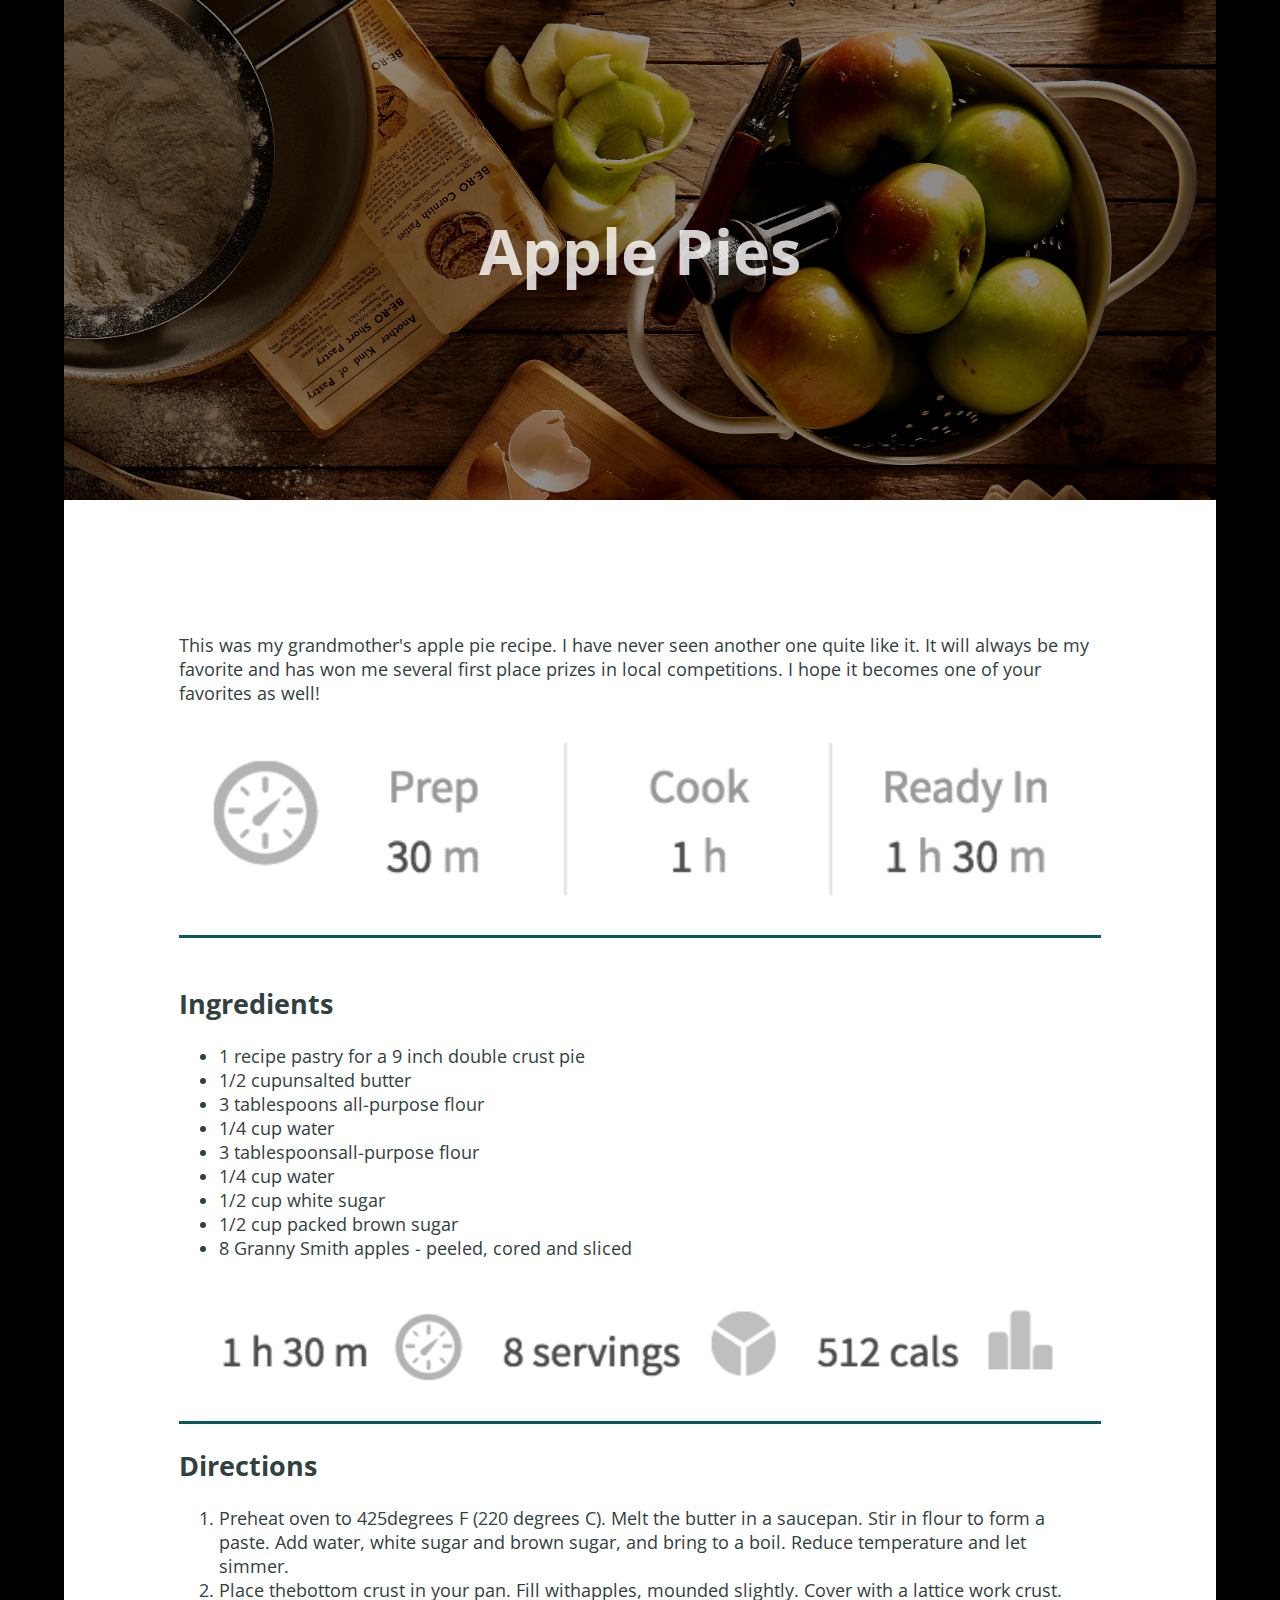
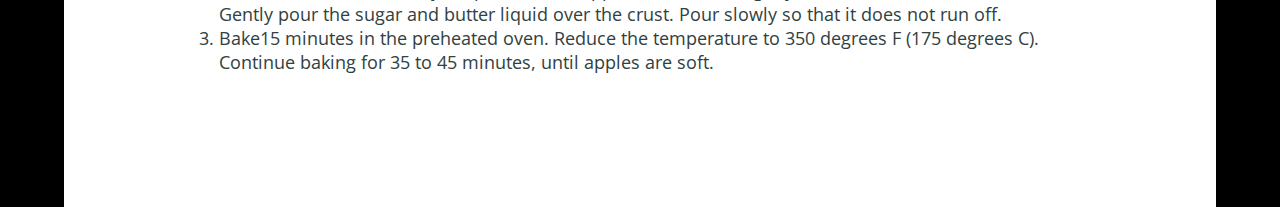
<file: apple-pie-starter-code/index.html>
<!DOCTYPE html>
<html lang="en">
  <head>
    <meta charset="UTF-8" />
    <meta name="viewport" content="width=device-width, initial-scale=1.0" />
    <meta http-equiv="X-UA-Compatible" content="ie=edge" />
    <title>Apple Pies Recipe</title>
    <!-- Google fonts gives us access to the Open Sans Font -->
    <!-- Google fonts is also awesome! Make sure to check it out -->
    <link rel="stylesheet" href="./css/main.css" />
    <link
      href="https://fonts.googleapis.com/css?family=Open+Sans:300,600"
      rel="stylesheet"
    />
  </head>
  <body>
    <header class="imageRecipe">
      <h1 class="titleRecipe">Apple Pies</h1>
    </header>
    <div id="container">
      <section class="descriptionRecipe">
        <p>
          This was my grandmother's apple pie recipe. I have never seen another
          one quite like it. It will always be my favorite and has won me
          several first place prizes in local competitions. I hope it becomes
          one of your favorites as well!
        </p>
        <div class="imageInformation">
          <img src="./images/cooking-info.png" alt="coking-info" />
        </div>

        <img />
      </section>
      <section class="descriptionIngredients">
        <h2>Ingredients</h2>
        <ul>
          <li>1 recipe pastry for a 9 inch double crust pie</li>
          <li>1/2 cupunsalted butter</li>
          <li>3 tablespoons all-purpose flour</li>
          <li>1/4 cup water</li>
          <li>3 tablespoonsall-purpose flour</li>
          <li>1/4 cup water</li>
          <li>1/2 cup white sugar</li>
          <li>1/2 cup packed brown sugar</li>
          <li>8 Granny Smith apples - peeled, cored and sliced</li>
        </ul>
        <div class="imageInformation">
          <img src="./images/recipe-info.png" alt="recipe-info" />
        </div>
      </section>
      <section class="instructionsRecipe">
        <h2>Directions</h2>
        <ol>
          <li>
            Preheat oven to 425degrees F (220 degrees C). Melt the butter in a
            saucepan. Stir in flour to form a paste. Add water, white sugar and
            brown sugar, and bring to a boil. Reduce temperature and let simmer.
          </li>
          <li>
            Place thebottom crust in your pan. Fill withapples, mounded
            slightly. Cover with a lattice work crust. Gently pour the sugar and
            butter liquid over the crust. Pour slowly so that it does not run
            off.
          </li>
          <li>
            Bake15 minutes in the preheated oven. Reduce the temperature to 350
            degrees F (175 degrees C). Continue baking for 35 to 45 minutes,
            until apples are soft.
          </li>
        </ol>
      </section>
    </div>
  </body>
</html>
</file>
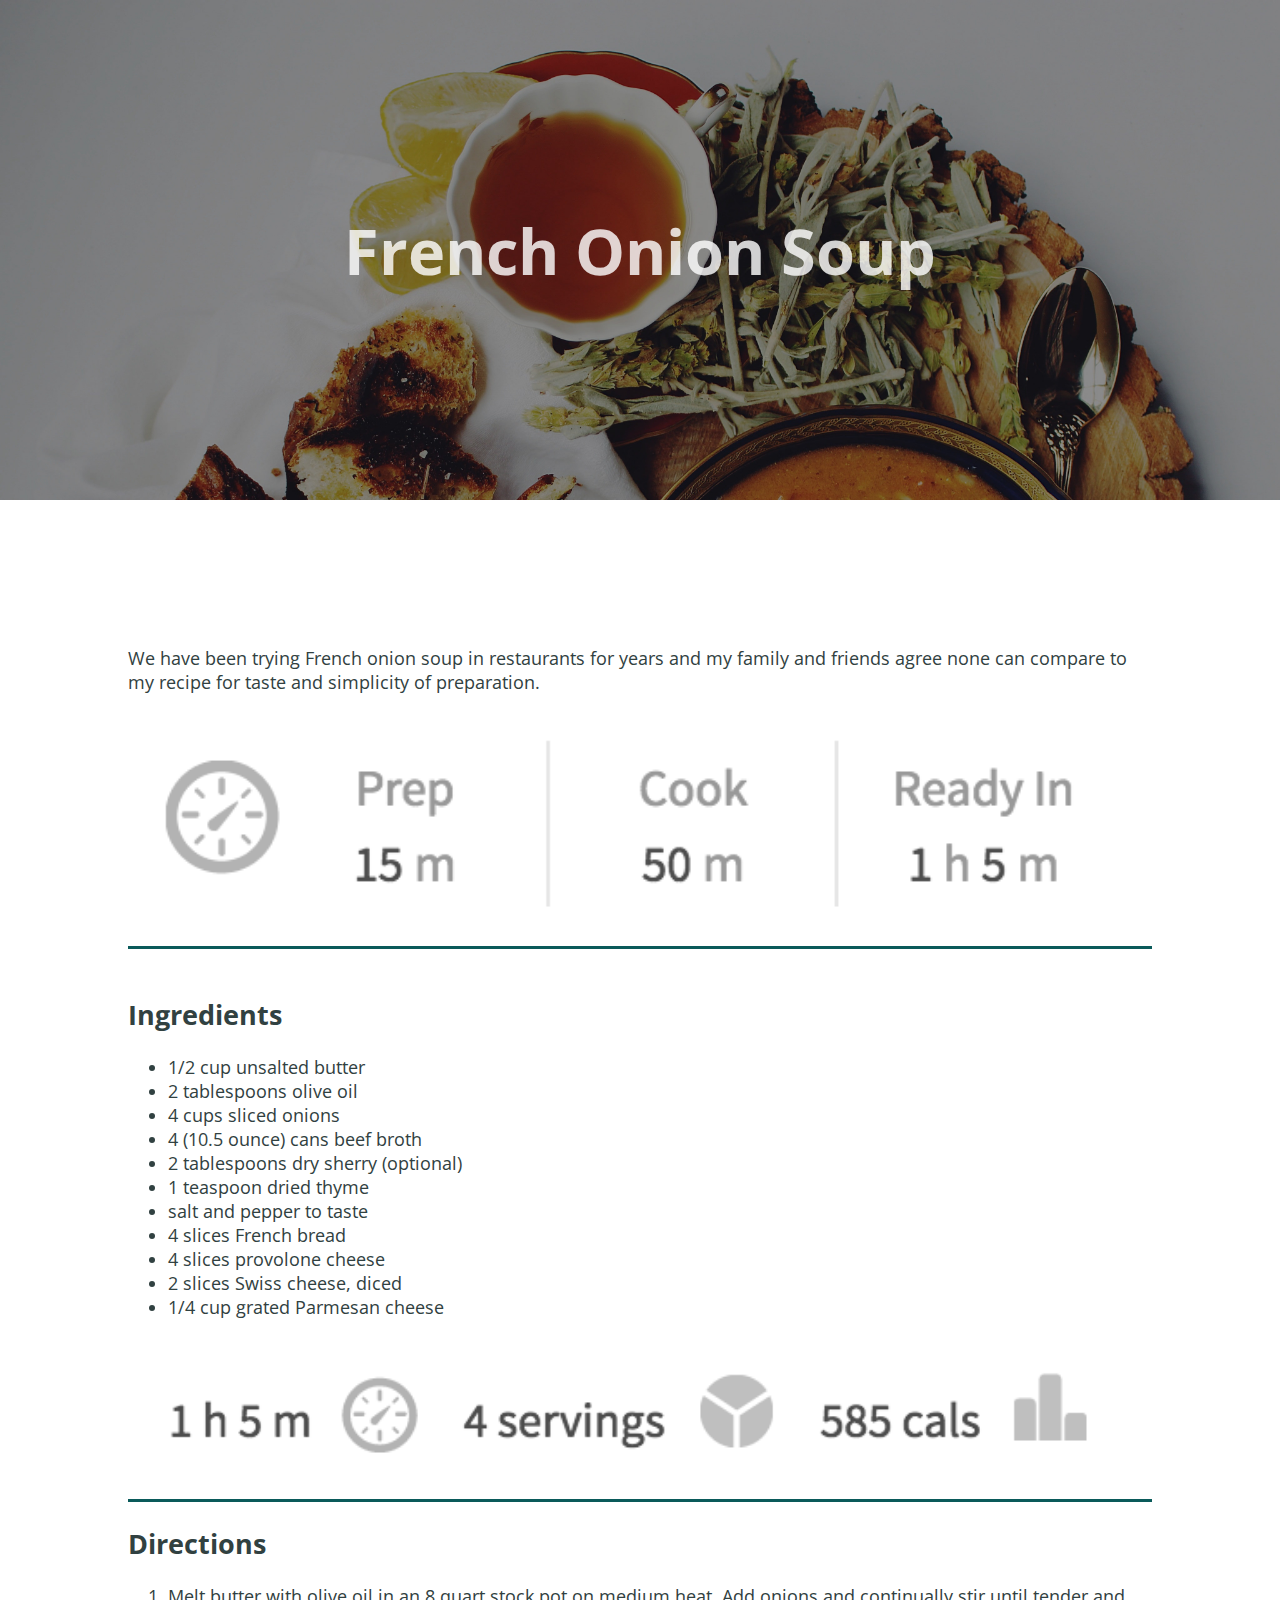
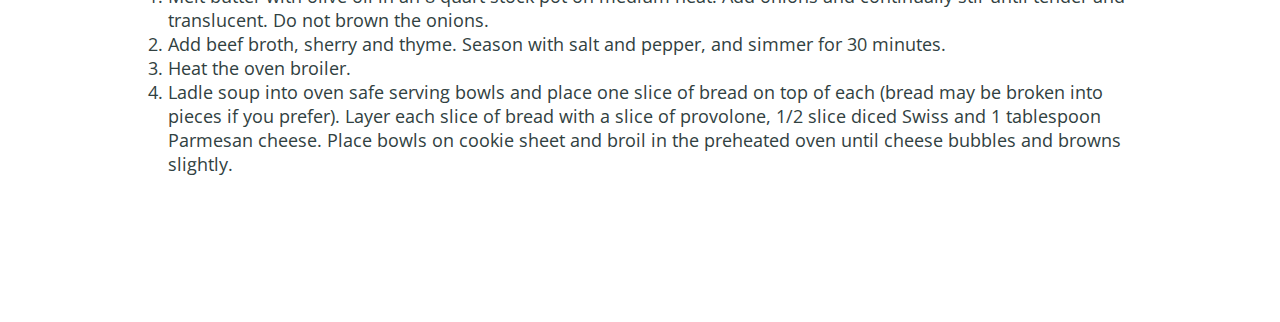
<file: french-onion-soup-starter-code/index.html>
<!DOCTYPE html>
<html lang="en">
  <head>
    <meta charset="UTF-8" />
    <meta name="viewport" content="width=device-width, initial-scale=1.0" />
    <meta http-equiv="X-UA-Compatible" content="ie=edge" />
    <title>French Onion Soup Recipe</title>
    <link rel="stylesheet" href="./css/main.css" />
    <!-- Google fonts gives us access to the Open Sans Font -->
    <!-- Google fonts is also awesome! Make sure to check it out -->
    <link
      href="https://fonts.googleapis.com/css?family=Open+Sans:300,600"
      rel="stylesheet"
    />
  </head>
  <body>
    <header class="imageRecipe">
      <h1 class="titleRecipe">French Onion Soup</h1>
    </header>
    <div id="container">
      <section class="descriptionRecipe">
        <p>
          We have been trying French onion soup in restaurants for years and my
          family and friends agree none can compare to my recipe for taste and
          simplicity of preparation.
        </p>
        <div class="imageInformation">
          <img src="./images/cooking-info.png" alt="coking-info" />
        </div>

        <img />
      </section>
      <section class="descriptionIngredients">
        <h2>Ingredients</h2>
        <ul>
          <li>1/2 cup unsalted butter</li>
          <li>2 tablespoons olive oil</li>
          <li>4 cups sliced onions</li>
          <li>4 (10.5 ounce) cans beef broth</li>
          <li>2 tablespoons dry sherry (optional)</li>
          <li>1 teaspoon dried thyme</li>
          <li>salt and pepper to taste</li>
          <li>4 slices French bread</li>
          <li>4 slices provolone cheese</li>
          <li>2 slices Swiss cheese, diced</li>
          <li>1/4 cup grated Parmesan cheese</li>
        </ul>
        <div class="imageInformation">
          <img src="./images/recipe-info.png" alt="recipe-info" />
        </div>
      </section>
      <section class="instructionsRecipe">
        <h2>Directions</h2>
        <ol>
          <li>
            Melt butter with olive oil in an 8 quart stock pot on medium heat.
            Add onions and continually stir until tender and translucent. Do not
            brown the onions.
          </li>
          <li>
            Add beef broth, sherry and thyme. Season with salt and pepper, and
            simmer for 30 minutes.
          </li>
          <li>Heat the oven broiler.</li>
          <li>
            Ladle soup into oven safe serving bowls and place one slice of bread
            on top of each (bread may be broken into pieces if you prefer).
            Layer each slice of bread with a slice of provolone, 1/2 slice diced
            Swiss and 1 tablespoon Parmesan cheese. Place bowls on cookie sheet
            and broil in the preheated oven until cheese bubbles and browns
            slightly.
          </li>
        </ol>
      </section>
    </div>
  </body>
</html>
</file>
<file: apple-pie-starter-code/css/main.css>
/*Some necessary adjustments*/
h1,
body,
html,
main {
  margin: 0;
  padding: 0;
}
/*Import the font and set the default size*/
html {
  font-family: 'Open Sans', sans-serif;
  font-size: 18px;
  color: rgb(49, 65, 65);
}

body {
  background-color: black;
  padding: 0 5%;
}
.imageRecipe {
  background-image: url(../images/apple-pie.jpg);
  position: 0 0;
  background-repeat: no-repeat;
  background-size: cover;
  height: 500px;
  position: relative;
  display: flex;
  justify-content: center;
  align-items: center;
}
.titleRecipe {
  color: rgba(255, 255, 255, 0.808);
  font-size: 3.5em;
}
#container {
  background-color: white;
  padding: 10%;
}

.imageInformation {
  border-bottom: 3px solid rgb(10, 90, 90);
  display: flex;
  justify-content: center;
}
img {
  width: 100%;
}

.instructions li {
  padding-bottom: 25px;
}
</file>
<file: french-onion-soup-starter-code/css/main.css>
/*Some necessary adjustments*/
h1,
body,
html,
main {
  margin: 0;
  padding: 0;
}
/*Import the font and set the default size*/
html {
  font-family: 'Open Sans', sans-serif;
  font-size: 18px;
  color: rgb(49, 65, 65);
}

body {
  background-color: black;
  padding-left: 0 5%;
}
.imageRecipe {
  background-image: url(../images/soup.jpg);
  position: 0 0;
  background-repeat: no-repeat;
  background-size: cover;
  height: 500px;
  position: relative;
  display: flex;
  justify-content: center;
  align-items: center;
}
.titleRecipe {
  color: rgba(255, 255, 255, 0.808);
  font-size: 3.5em;
}
#container {
  background-color: white;
  padding: 10%;
}

.imageInformation {
  border-bottom: 3px solid rgb(10, 90, 90);
  display: flex;
  justify-content: center;
}
img {
  width: 100%;
}

.instructions li {
  padding-bottom: 25px;
}
</file>
